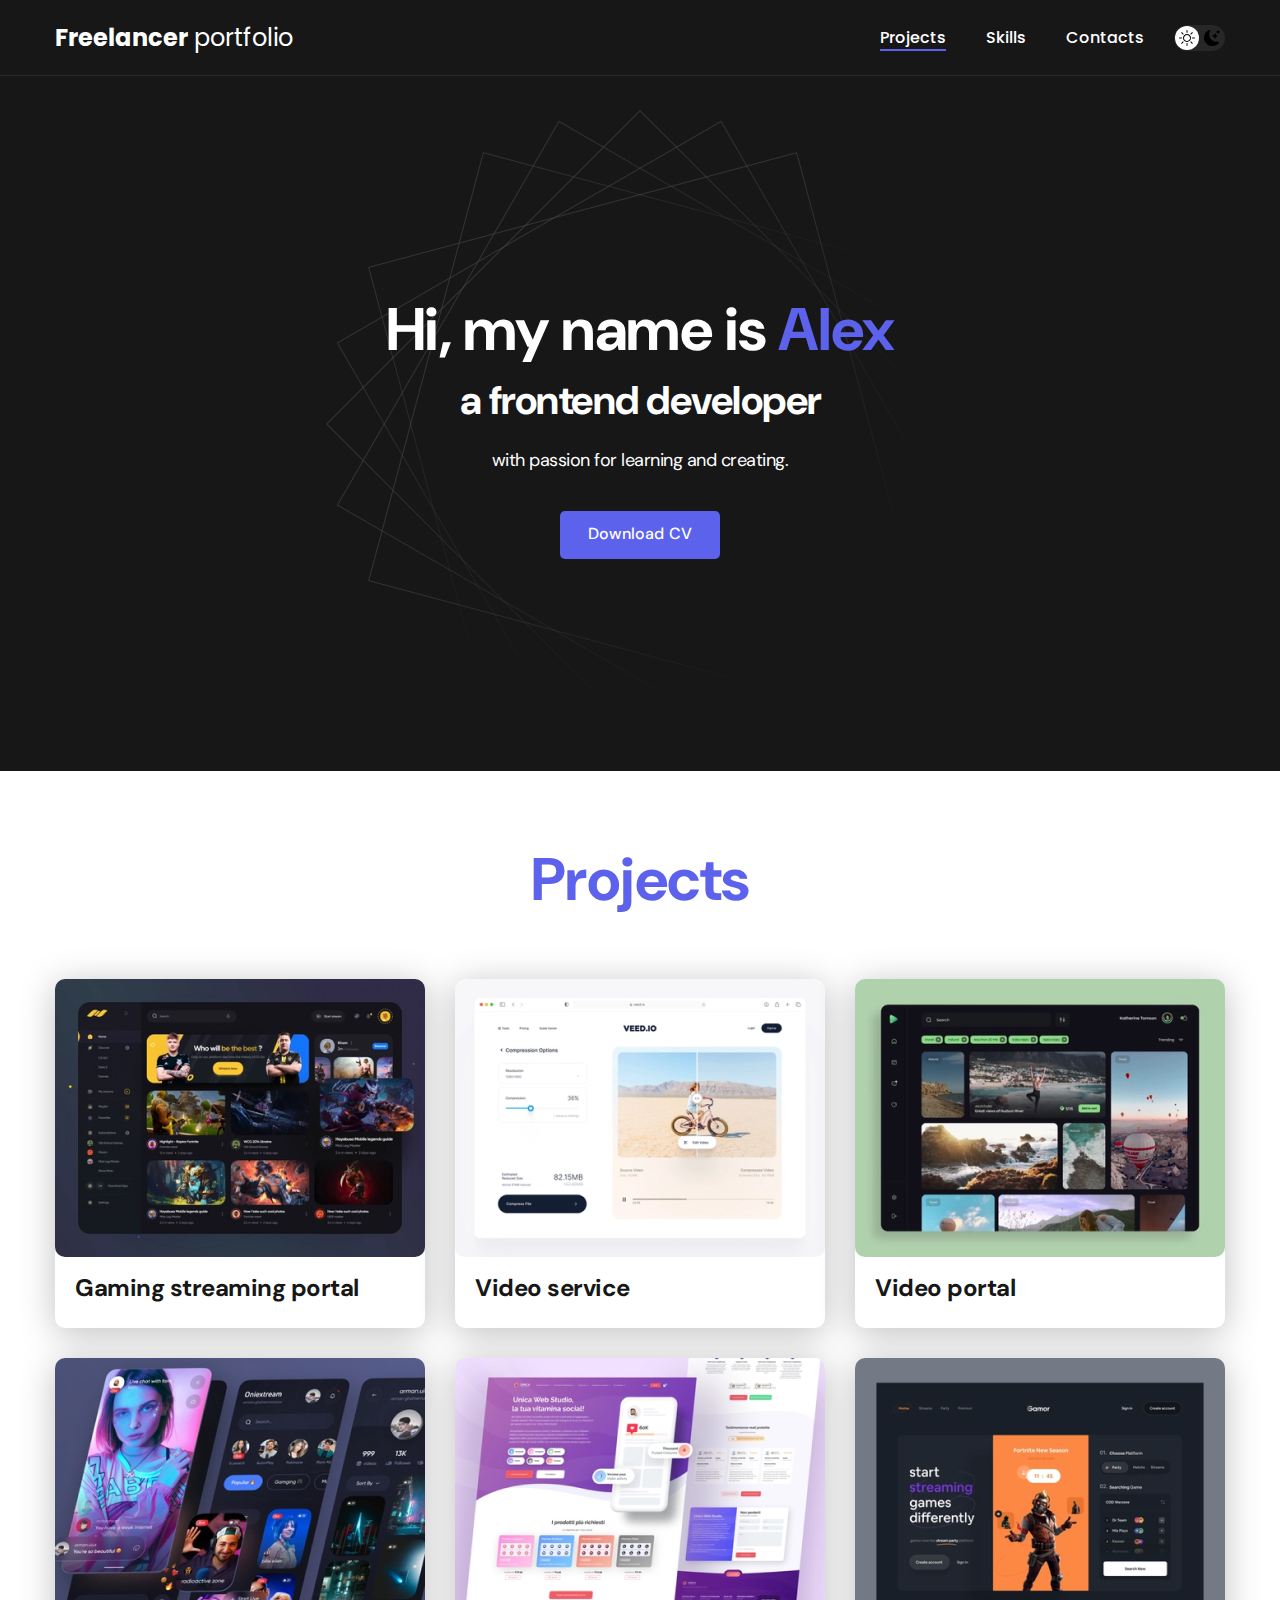
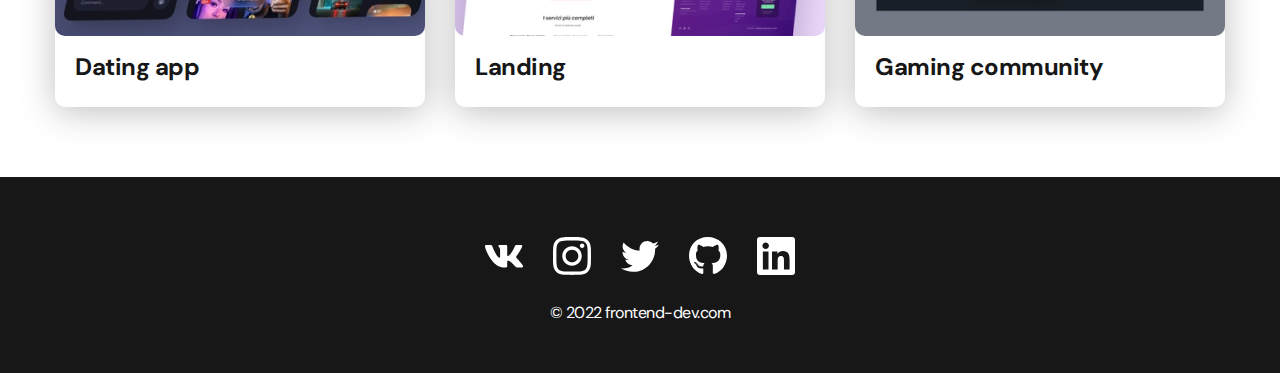
<file: index.html>
<!DOCTYPE html>
<html lang="en">
<head>
    <meta charset="UTF-8">
    <meta http-equiv="X-UA-Compatible" content="IE=edge">
    <meta name="viewport" content="width=device-width, initial-scale=1.0">
    <title>Document</title>
    <link rel="stylesheet" href="./css/main.css">
      
</head>
<body>
    <nav class="nav">
        <div class="container">
            <div class="nav-row">
                <a href="./index.html" class="logo"><strong>Freelancer</strong> portfolio</a>

                <button class="dark-mode-bth">
                    <img src="./img/icons/sun.svg" alt="Light mode" class="dark-mode-bth__icon">
                    <img src="./img/icons/moon.svg" alt="Dark mode" class="dark-mode-bth__icon">
                </button> 
                
                
                <ul class="nav-list">
                    <li class="nav-list__item"><a href="./index.html" class="nav-list__link nav-list__link--active">Projects</a></li>
                    <li class="nav-list__item"><a href="./skills.html" class="nav-list__link">Skills</a></li>
                    <li class="nav-list__item"><a href="./contacts.html" class="nav-list__link">Contacts</a></li>                  
                </ul>                   
            </div>
        </div>
    </nav>
    <header class="header">
        <div class="header__wrapper">
                <h1 class="header__title">
                    <strong>Hi, my name is <em>Alex</em></strong><br>
                    a frontend developer
                </h1>
                <div class="header__text">
                    <p>with passion for learning and creating.</p>
                </div>
                <a href="#!" class="btn">Download CV</a>
        </div>      
    </header>
    <main class="section">
        <div class="container">
            <h2 class="title-1">Projects</h2>
            <ul class="projects">
                <li class="project">
                    <a href="./project-page.html">
                        <img src="./img/projects/01.jpg" alt="project img" class="project__img">
                        <h3 class="project__title">Gaming streaming portal</h3>
                    </a>
                </li>
                <li class="project">
                    <a href="./project-page.html">
                        <img src="./img/projects/02.jpg" alt="project img" class="project__img">
                        <h3 class="project__title">Video service</h3>
                    </a>    
                </li>
                <li class="project">
                    <a href="./project-page.html">
                        <img src="./img/projects/03.jpg" alt="project img" class="project__img">
                        <h3 class="project__title">Video portal</h3>
                    </a>    
                </li>
                <li class="project">
                    <a href="./project-page.html">
                        <img src="./img/projects/04.jpg" alt="project img" class="project__img">
                        <h3 class="project__title">Dating app</h3>
                    </a>    
                </li>
                <li class="project">
                    <a href="./project-page.html">
                        <img src="./img/projects/05.jpg" alt="project img" class="project__img">
                        <h3 class="project__title">Landing</h3>
                    </a>    
                </li>
                <li class="project">
                    <a href="./project-page.html">
                        <img src="./img/projects/06.jpg" alt="project img" class="project__img">
                        <h3 class="project__title">Gaming community</h3>
                    </a>    
                </li>

            </ul>

        </div>
    </main>
    <footer class="footer">
        <div class="container">
            <div class="footer__wrapper">
                <ul class="social">
                    <li class="social__item"><a href="#!"><img src="./img/icons/vk.svg" alt="link"></a></li>
                    <li class="social__item"><a href="#!"><img src="./img/icons/instagram.svg" alt="link"></a></li>
                    <li class="social__item"><a href="#!"><img src="./img/icons/twitter.svg" alt="link"></a></li>
                    <li class="social__item"><a href="#!"><img src="./img/icons/gitHub.svg" alt="link"></a></li>
                    <li class="social__item"><a href="#!"><img src="./img/icons/linkedIn.svg" alt="link"></a></li>
                </ul>
                <div class="copyright">
                    <p>© 2022 frontend-dev.com</p>
                </div>
            </div>    
        </div>
    </footer>
    
    <script src="./js/main.js"></script>
</body>
</html>
</file>
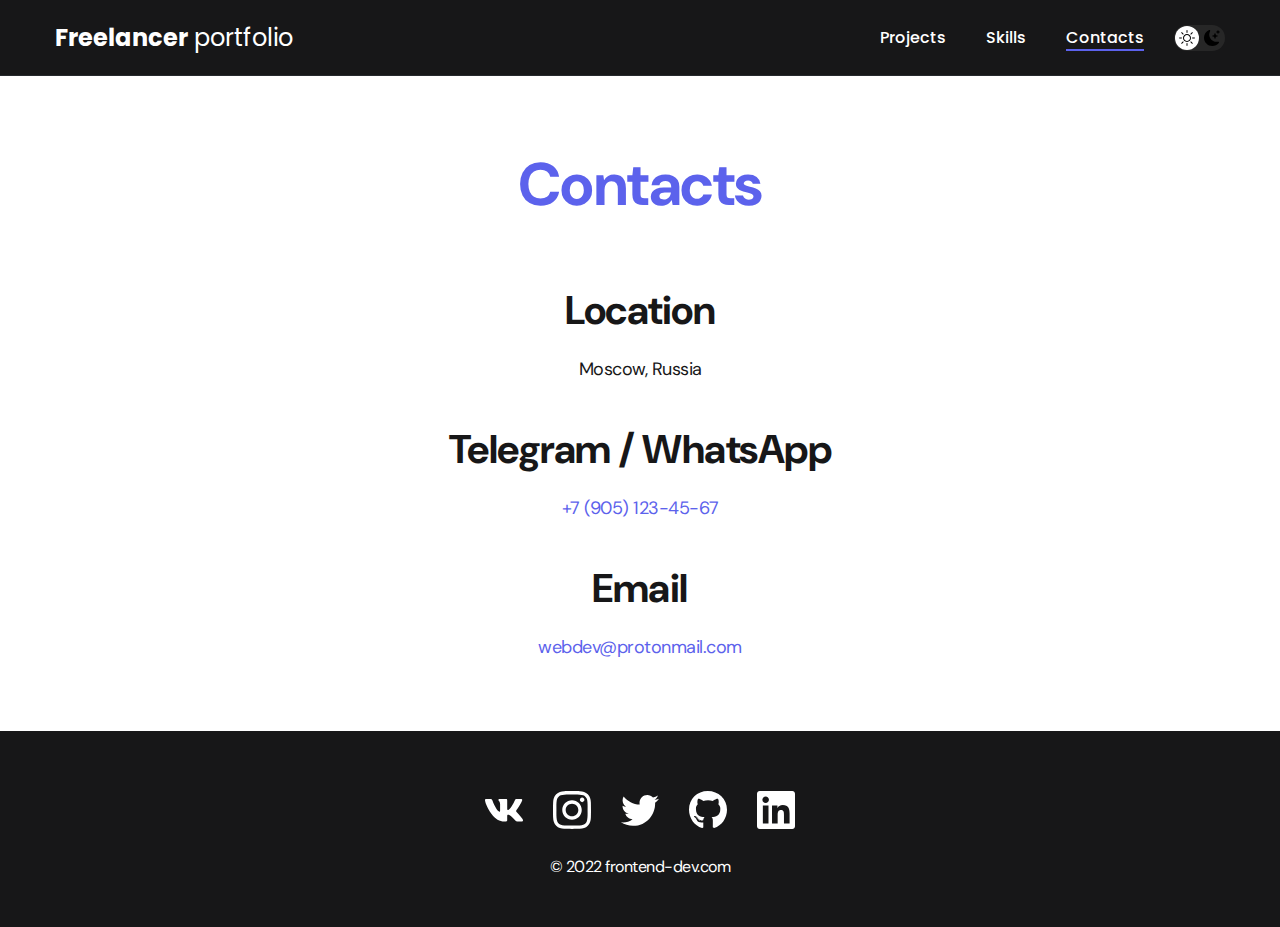
<file: contacts.html>
<!DOCTYPE html>
<html lang="en">
<head>
    <meta charset="UTF-8">
    <meta http-equiv="X-UA-Compatible" content="IE=edge">
    <meta name="viewport" content="width=device-width, initial-scale=1.0">
    <title>Contacts</title>
    <link rel="stylesheet" href="./css/main.css">
      
</head>
<body>
    <nav class="nav">
        <div class="container">
            <div class="nav-row">
                <a href="./index.html" class="logo"><strong>Freelancer</strong> portfolio</a>

                <button class="dark-mode-bth">
                    <img src="./img/icons/sun.svg" alt="Light mode" class="dark-mode-bth__icon">
                    <img src="./img/icons/moon.svg" alt="Dark mode" class="dark-mode-bth__icon">
                </button>

                <ul class="nav-list">
                    <li class="nav-list__item"><a href="./project-page.html" class="nav-list__link">Projects</a></li>
                    <li class="nav-list__item"><a href="./skills.html" class="nav-list__link">Skills</a></li>
                    <li class="nav-list__item"><a href="./contacts.html" class="nav-list__link nav-list__link--active">Contacts</a></li>                  
                </ul>                   
            </div>
        </div>
    </nav>
    <main class="section">
        <div class="container">
            <h1 class="title-1">Contacts</h1>

            <ul class="content-list">
                <li class="content-list__item">
                    <h2 class="title-2">Location</h2>
                    <p>Moscow, Russia</p>    
                </li>
                <li class="content-list__item">
                    <h2 class="title-2">Telegram / WhatsApp</h2>
                    <p><a href="tel:+79051234567">+7 (905) 123-45-67</a></p> 
                </li>
                <li class="content-list__item">
                    <h2 class="title-2">Email</h2>
                    <p><a href="mailto:webdev@protonmail.com">webdev@protonmail.com</a></p> 
                </li>
            </ul>  
        </div>
    </main>
    <footer class="footer">
        <div class="container">
            <div class="footer__wrapper">
                <ul class="social">
                    <li class="social__item"><a href="#!"><img src="./img/icons/vk.svg" alt="link"></a></li>
                    <li class="social__item"><a href="#!"><img src="./img/icons/instagram.svg" alt="link"></a></li>
                    <li class="social__item"><a href="#!"><img src="./img/icons/twitter.svg" alt="link"></a></li>
                    <li class="social__item"><a href="#!"><img src="./img/icons/gitHub.svg" alt="link"></a></li>
                    <li class="social__item"><a href="#!"><img src="./img/icons/linkedIn.svg" alt="link"></a></li>
                </ul>
                <div class="copyright">
                    <p>© 2022 frontend-dev.com</p>
                </div>
            </div>    
        </div>
    </footer>

    <script src="./js/main.js"></script>

</body>
</html>
</file>
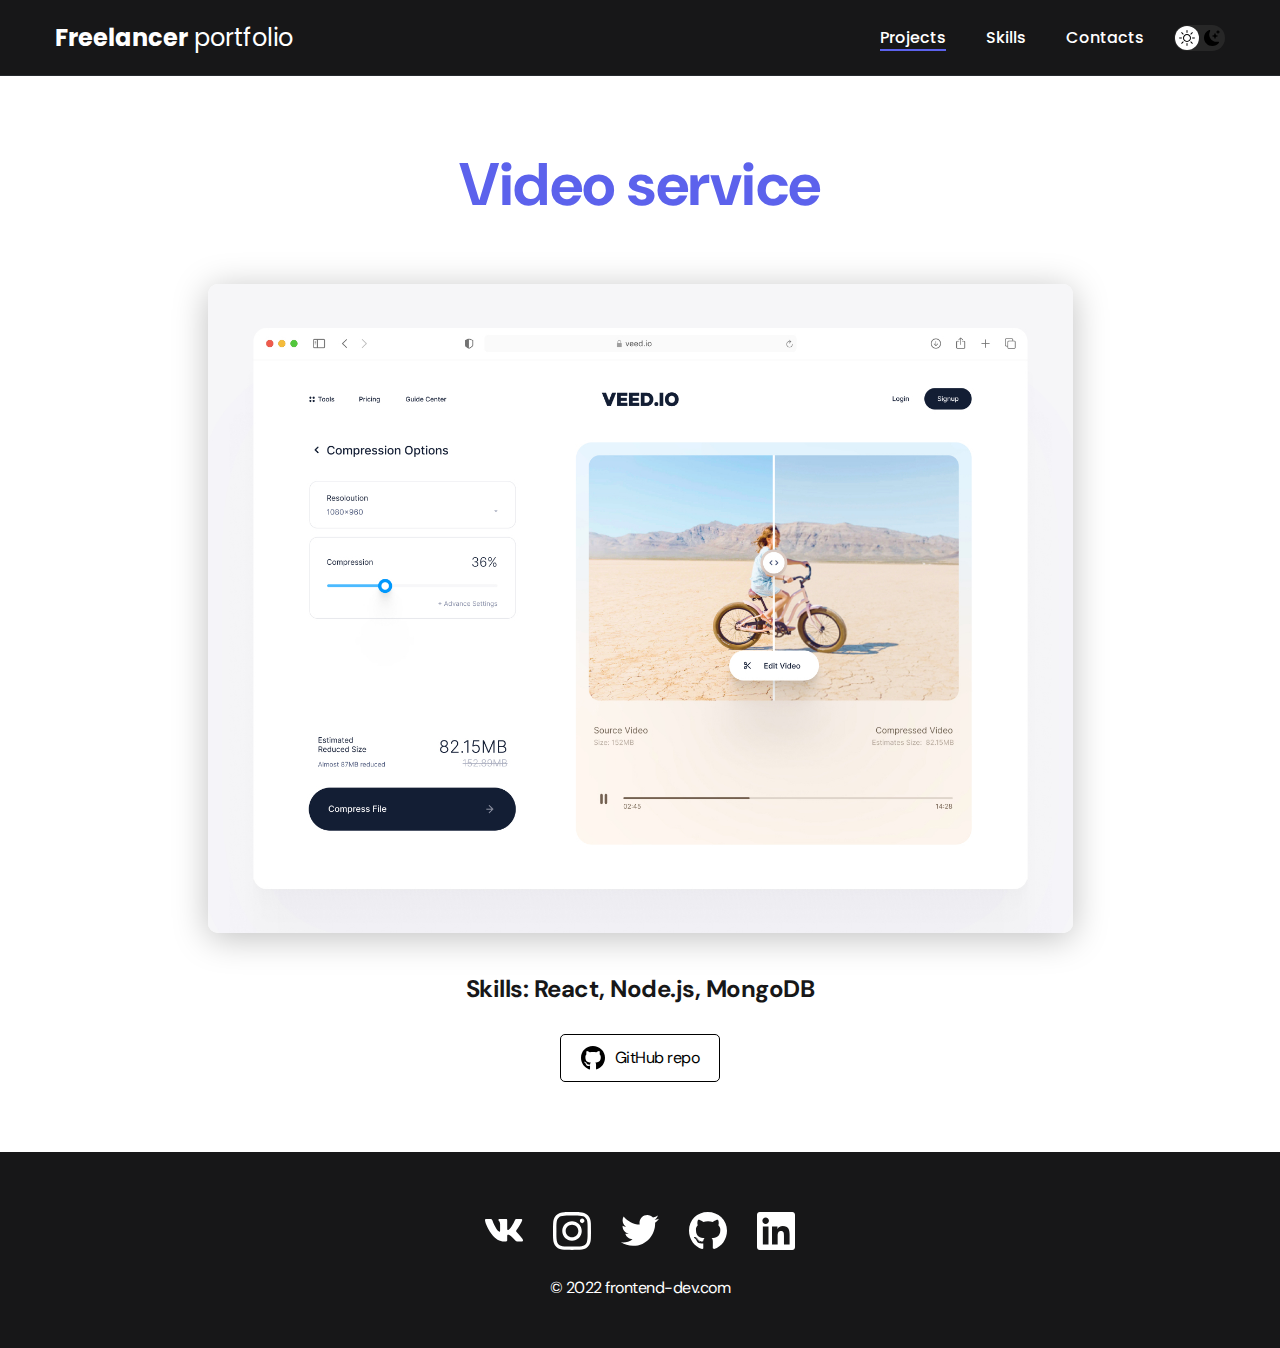
<file: project-page.html>
<!DOCTYPE html>
<html lang="en">
<head>
    <meta charset="UTF-8">
    <meta http-equiv="X-UA-Compatible" content="IE=edge">
    <meta name="viewport" content="width=device-width, initial-scale=1.0">
    <title>Projects</title>
    <link rel="stylesheet" href="./css/main.css">
      
</head>
<body>
    <nav class="nav">
        <div class="container">
            <div class="nav-row">
                <a href="./index.html" class="logo"><strong>Freelancer</strong> portfolio</a>

                <button class="dark-mode-bth">
                    <img src="./img/icons/sun.svg" alt="Light mode" class="dark-mode-bth__icon">
                    <img src="./img/icons/moon.svg" alt="Dark mode" class="dark-mode-bth__icon">
                </button> 

                <ul class="nav-list">
                    <li class="nav-list__item"><a href="./project-page.html" class="nav-list__link nav-list__link--active">Projects</a></li>
                    <li class="nav-list__item"><a href="./skills.html" class="nav-list__link">Skills</a></li>
                    <li class="nav-list__item"><a href="./contacts.html" class="nav-list__link">Contacts</a></li>                  
                </ul>                   
            </div>
        </div>
    </nav>
    <main class="section">
        <div class="container">
            <div class="project-details">
                <h1 class="title-1">Video service</h1>
                <img src="./img/projects/02-big.jpg" alt="" class="project-details__cover">

                <div class="project-details__desc">
                    <p>Skills: React, Node.js, MongoDB</p>
                </div>
                <a href="#!" class="btn-outline">
                    <img src="./img/icons/gitHub-black.svg" alt="">
                    GitHub repo
                </a>
            </div>    
        </div>
    </main>
    <footer class="footer">
        <div class="container">
            <div class="footer__wrapper">
                <ul class="social">
                    <li class="social__item"><a href="#!"><img src="./img/icons/vk.svg" alt="link"></a></li>
                    <li class="social__item"><a href="#!"><img src="./img/icons/instagram.svg" alt="link"></a></li>
                    <li class="social__item"><a href="#!"><img src="./img/icons/twitter.svg" alt="link"></a></li>
                    <li class="social__item"><a href="#!"><img src="./img/icons/gitHub.svg" alt="link"></a></li>
                    <li class="social__item"><a href="#!"><img src="./img/icons/linkedIn.svg" alt="link"></a></li>
                </ul>
                <div class="copyright">
                    <p>© 2022 frontend-dev.com</p>
                </div>
            </div>    
        </div>
    </footer>

    <script src="./js/main.js"></script>

</body>
</html>
</file>
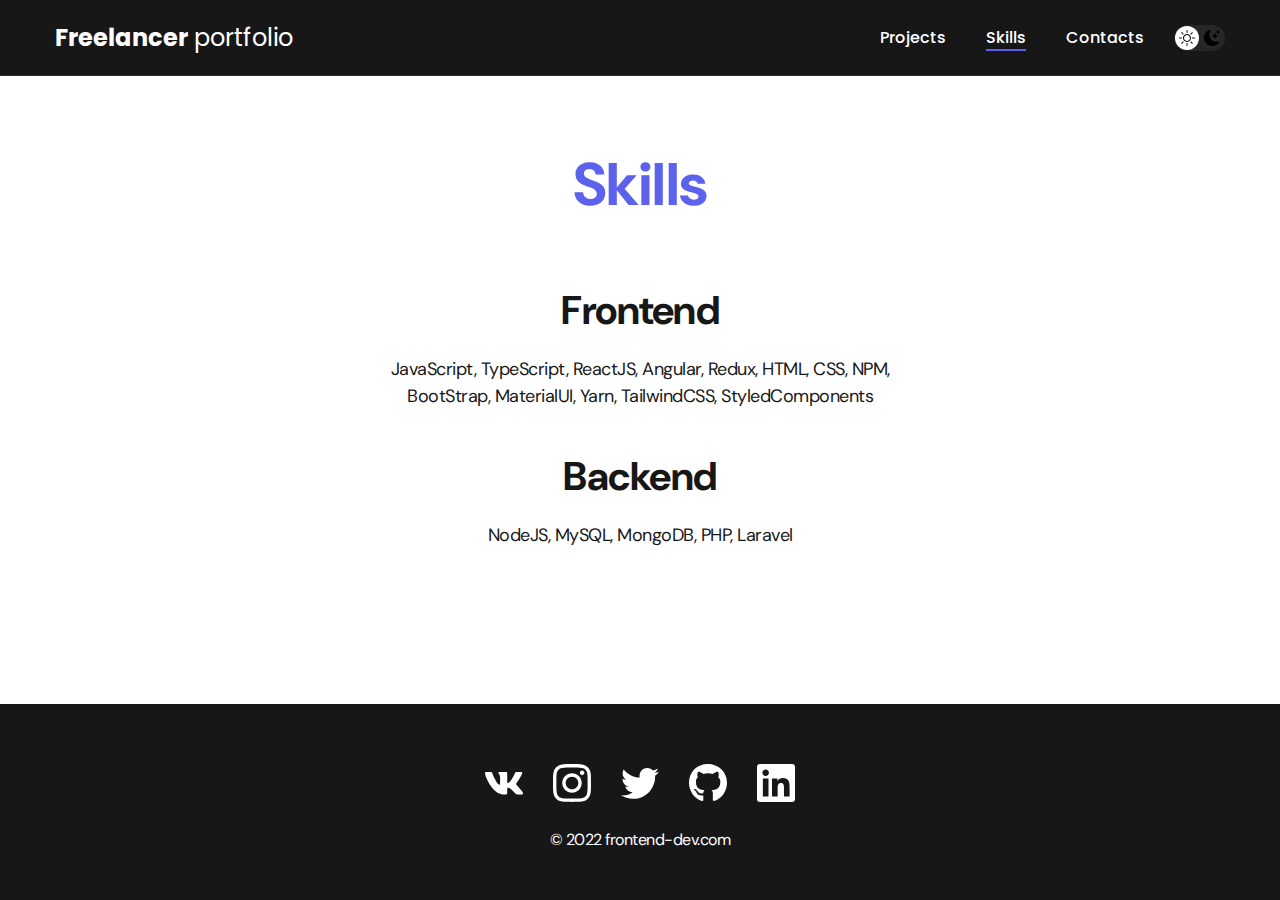
<file: skills.html>
<!DOCTYPE html>
<html lang="en">
<head>
    <meta charset="UTF-8">
    <meta http-equiv="X-UA-Compatible" content="IE=edge">
    <meta name="viewport" content="width=device-width, initial-scale=1.0">
    <title>Skills</title>
    <link rel="stylesheet" href="./css/main.css">
      
</head>
<body>
    <nav class="nav">
        <div class="container">
            <div class="nav-row">
                <a href="./index.html" class="logo"><strong>Freelancer</strong> portfolio</a>

                <button class="dark-mode-bth">
                    <img src="./img/icons/sun.svg" alt="Light mode" class="dark-mode-bth__icon">
                    <img src="./img/icons/moon.svg" alt="Dark mode" class="dark-mode-bth__icon">
                </button>

                <ul class="nav-list">
                    <li class="nav-list__item"><a href="./project-page.html" class="nav-list__link">Projects</a></li>
                    <li class="nav-list__item"><a href="./skills.html" class="nav-list__link nav-list__link--active">Skills</a></li>
                    <li class="nav-list__item"><a href="./contacts.html" class="nav-list__link">Contacts</a></li>                  
                </ul>                   
            </div>
        </div>
    </nav>
    <main class="section">
        <div class="container">
            <h1 class="title-1">Skills</h1>

            <ul class="content-list">
                <li class="content-list__item">
                    <h2 class="title-2">Frontend</h2>
                    <p>JavaScript, TypeScript, ReactJS, Angular, Redux, HTML, CSS, NPM, BootStrap, MaterialUI, Yarn, TailwindCSS, StyledComponents</p>    
                </li>
                <li class="content-list__item">
                    <h2 class="title-2">Backend</h2>
                    <p>NodeJS, MySQL, MongoDB, PHP, Laravel</p> 
                </li>
            </ul>  
        </div>
    </main>
    <footer class="footer">
        <div class="container">
            <div class="footer__wrapper">
                <ul class="social">
                    <li class="social__item"><a href="#!"><img src="./img/icons/vk.svg" alt="link"></a></li>
                    <li class="social__item"><a href="#!"><img src="./img/icons/instagram.svg" alt="link"></a></li>
                    <li class="social__item"><a href="#!"><img src="./img/icons/twitter.svg" alt="link"></a></li>
                    <li class="social__item"><a href="#!"><img src="./img/icons/gitHub.svg" alt="link"></a></li>
                    <li class="social__item"><a href="#!"><img src="./img/icons/linkedIn.svg" alt="link"></a></li>
                </ul>
                <div class="copyright">
                    <p>© 2022 frontend-dev.com</p>
                </div>
            </div>    
        </div>
    </footer>

    <script src="./js/main.js"></script>
</body>
</html>
</file>
<file: css/main.css>
@import "./reset.css";
@import url('https://fonts.googleapis.com/css2?family=DM+Sans:wght@400;500;700&family=Poppins:wght@400;500;700&display=swap');

/*
font-family: 'DM Sans', sans-serif;
font-family: 'Poppins', sans-serif;
*/
:root {
    --blackpure: #000;
    --black: #171718;
    --black-border: #26292D;
    --white: #fff;
    --purple: #5C62EC;
    
    --text-color: var(--black);

    --dark-bg: var(--black);
    --dark-border: var(--black-border);
    --header-text: var(--white);
    --accent:var(--purple);

    /* Light mode */
    --page-bg: var(--white);
    --text-color: var(--black);

    --title-1: var(--accent);

    --project-card-bg:var(--white);
    --project-card-text: var(--black);
    --box-shadow: 0px 5px 35px rgba(0, 0, 0, 0.25);
}
.dark {
    --page-bg: #252526;
    --text-color: var(--white);

    --title-1: var(--white);

    --project-card-bg:var(--black);
    --project-card-text: var(--white);
    --box-shadow: 0px 5px 35px rgba(0, 0, 0, 0.8);
}

html, body {
    display: flex;
    flex-direction: column;
    min-height: 100vh;

    font-family: 'DM Sans', sans-serif;
    letter-spacing: -0.5px;

    /* Light mode */
    background-color: var(--page-bg);
    color: var(--text-color);   
}
/* General */

.container {
    margin: 0 auto;
    padding: 0 15px;
    max-width: 1200px;
}
.none {
    display: none !important;
}

.section {
    padding: 70px 0;
}
.title-1 {
    margin-bottom: 60px;

    font-weight: 700;
    font-size: 60px;
    line-height: 1.3;
    color: var(--title-1);
    text-align: center;
}

.title-2 {
    margin-bottom: 20px;

    font-weight: 700;
    font-size: 40px;
    line-height: 1.3;
}
/* NAV */
.nav {
    padding: 20px 0;
    border-bottom: 1px solid var(--dark-border);
    background-color: var(--dark-bg);
    color: var(--header-text);
    letter-spacing: normal;
}
.nav-row {
    display: flex;
    justify-content: flex-end;
    align-items: center;
    column-gap: 30px;
    row-gap: 20px;
    flex-wrap: wrap;
}
.logo {
    margin-right: auto;
    color: var(--header-text);
    font-size: 24px;
    font-family: 'Poppins', sans-serif;

}
.logo strong {
    font-weight: 700;
}
.nav-list {
    display: flex;
    flex-wrap: wrap;
    row-gap: 10px;
    align-items: center;
    column-gap: 40px;
    font-size: 16px;
    font-weight: 500;
    font-family: 'Poppins', sans-serif;
}
.nav-list__link {
    color: var(--header-text);
    transition: opacity 0.2s ease-in;
}
.nav-list__link:hover {
    opacity: 0.8;
}
.nav-list__link--active {
    position: relative;
}
.nav-list__link--active::before {
    content: "";
    position: absolute;
    left: 0;
    top: 100%;
    display: block;
    height: 2px;
    width: 100%;
    background-color: var(--accent);

}
/* Dark mode btn */

.dark-mode-bth {
    order: 9;

    position: relative;
    display: flex;
    justify-content: space-between;

    width: 51px;
    height: 26px;
    padding: 5px;

    border-radius: 50px;
    background-color: #272727;

}
.dark-mode-bth::before {
    content: "";
    
    position: absolute;
    top: 1px;
    left: 1px;

    display: block;
    width: 24px;
    height: 24px;

    border-radius: 50%; 
    background-color: var(--white);

    transition: left 0.2s ease-in;
}
.dark-mode-bth--active::before {
    left: 26px;
}
.dark-mode-bth__icon {
    position: relative;
    z-index: 9;
}
/* HEADER */
.header {
    padding: 40px 0;
    min-height: 695px;

    display: flex;
    justify-content: center;
    align-items: center;

    background-color: var(--dark-bg);
    background-image: url(./../img/header-bg.png);
    background-repeat: no-repeat;
    background-size: auto;
    background-position: center center;

    color: var(--header-text);
    text-align: center;
}
.header__wrapper {
    padding: 0 15px;
    max-width: 660px;


}
.header__title {
    margin-bottom: 20px;
    font-weight: 700;
    font-size: 40px;
    line-height: 1.4;
}
.header__title strong {
    font-weight: 700;
    font-size: 60px;
}
.header__title em {
    font-style: normal;
    color: var(--accent);
}

.header__text {
    margin-bottom: 40px;

    font-size: 18px;
    line-height: 1.333;
}
.header__text p + p {
    margin-top: 0.5em;
}
/* Btn */
.btn {
    display: inline-block;
    height: 48px;
    padding: 12px 28px;

    border-radius: 5px;
    background-color: var(--accent);
    color: var(--white);
    letter-spacing: 0.15px;
    font-size: 16px;
    font-weight: 500;

    transition: opacity 0.2s ease-in;
}
.btn:hover {
    opacity: 0.8;
}
.btn:active {
    position: relative;
    top: 1px;
}
/* Btn outline */
.btn-outline {
    display: flex;
    column-gap: 10px;
    align-items: center;

    height: 48px;
    padding: 12px 20px;

    border-radius: 5px;
    border: 1px solid var(--blackpure);
    background-color: var(--white);
    color: var(--blackpure);
    
    transition: opacity 0.2s ease-in;
}
.btn-outline:hover {
    opacity: 0.8;
}
.btn-outline:active {
    position: relative;
    top: 1px;
}

/*PROJECTS*/

.projects {
    display: flex;
    justify-content: center; 
    flex-wrap: wrap;
    column-gap: 30px;
    row-gap: 30px;  
}
.project {
    max-width: 370px;
    background-color: var(--project-card-bg);
    box-shadow: var(--box-shadow);
    border-radius: 10px;
}
.project__img {
    border-radius: 10px;
}
.project__title {
    padding: 15px 20px 25px;
    font-weight: 700;
    font-size: 24px;
    line-height: 1.3;
    color: var(--project-card-text);
}
/* Project details*/
.project-details {
    margin: 0 auto;
    max-width: 865px;

    display: flex;
    flex-direction: column;
    align-items: center;

    text-align: center;
}
.project-details__cover {
    max-width: 100%;
    margin-bottom: 40px;
    box-shadow: 0px 5px 35px rgba(0, 0, 0, 0.25);
    border-radius: 10px;

}
.project-details__desc {
    margin-bottom: 30px;

    font-weight: 700;
    font-size: 24px;
    line-height: 1.3;

}
/* Content list */

.content-list {
    margin: 0 auto;
    max-width: 570px;
    display: flex;
    flex-direction: column;
    align-items: center;
    row-gap: 40px;
    text-align: center;
}
.content-list a {
    color: var(--accent);
}
.content-list__item {
    font-size: 18px;
    line-height: 1.5;
}
.content-list__item p + p {
    margin-top: 0.5em;
}

/* Footer */
.footer {
    margin-top: auto;
    padding: 60px 0 50px;
    background-color: var(--dark-bg);
    color: var(--header-text);
}
.footer__wrapper {
    display: flex;
    flex-direction: column;
    align-items: center;
    row-gap: 27px;
}
.social {
    display: flex;
    column-gap: 30px;
    align-items: center;

}
.copyright {
    font-size: 16px;
}
.copyright p + p {
    margin-top: 0.5em;
}

@media (max-width: 620px) {
    /* Header */

    .header {
        min-height: unset;
    }
    .header__title {
        font-size: 30px;
    }
    .header__title strong {
        font-size: 40px;
    }

    /* Nav */

    .nav-row {
        justify-content: space-between;
    }
    .dark-mode-bth {
        order: 0;
    }

    /* General */

    .section {
        padding: 40px 0;
    }
    .title-1 {
        margin-bottom: 30px;
        font-size: 40px; 
    }
    .title-2 {
        margin-bottom: 10px;
        font-size: 30px;
    }
    /* Project */
    .project__title {
        font-size: 22px;  
    }
    /* Project page */
    .project-details__desc {
        margin-bottom: 20px;
        font-size: 22px;
    }
    /* Content list */
    .content-list {
        row-gap: 20px;    
    }
    .content-list__item {
        font-size: 16px;
    }

    /* Footer*/
    .footer {
        padding: 40px 0 30px;
    }
    .footer__wrapper {
        row-gap: 20px;
    }
    /* Social */
    .social {
        column-gap: 20px;
    }
    .social__item {
        width: 28px;
    }

}
</file>
